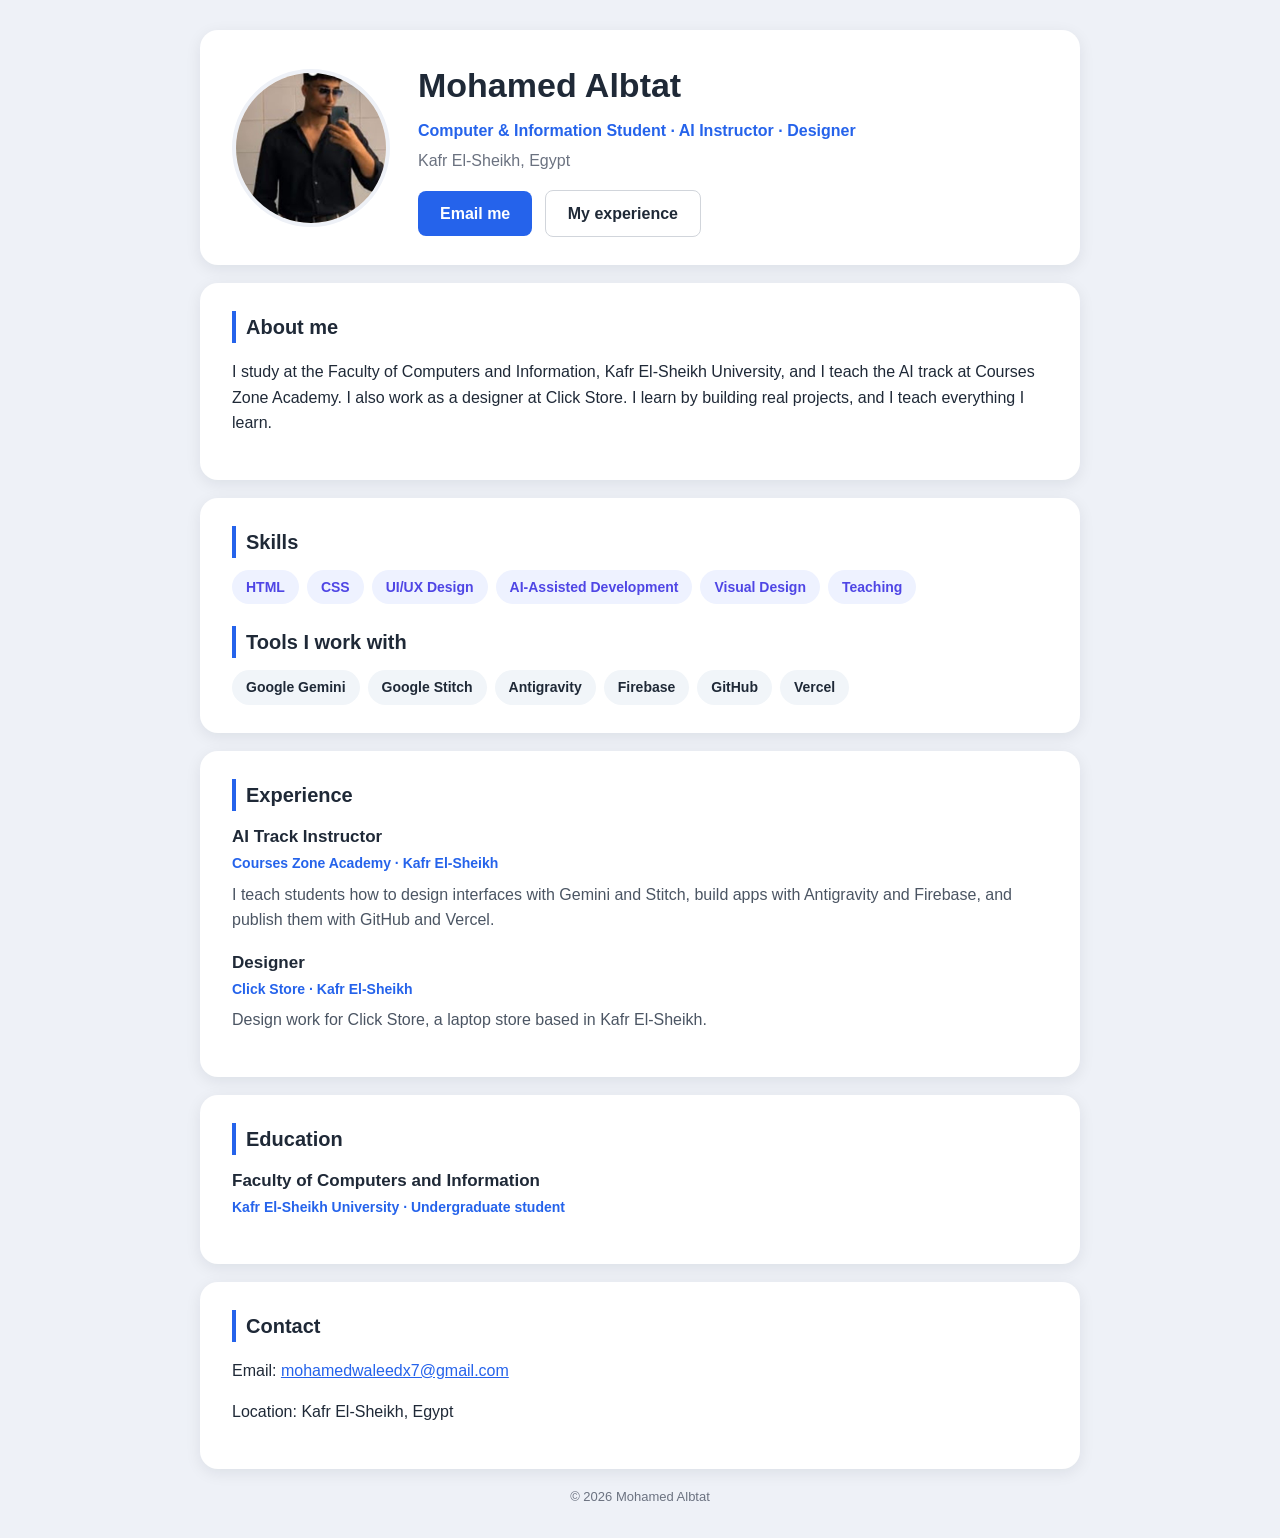
<file: index.html>
<!DOCTYPE html>
<html lang="en">
<head>
    <meta charset="UTF-8">
    <meta name="viewport" content="width=device-width, initial-scale=1.0">
    <title>Mohamed Albtat | Portfolio</title>
    <style>
body {
    font-family: 'Segoe UI', Tahoma, Arial, sans-serif;
    background-color: #eef1f7;
    color: #1f2937;
    margin: 0;
    line-height: 1.6;
}

.container {
    max-width: 880px;
    margin: 30px auto;
    padding: 0 16px;
}

.card {
    background-color: white;
    border-radius: 18px;
    box-shadow: 0 4px 16px rgba(15, 23, 42, 0.08);
    padding: 28px 32px;
    margin-bottom: 18px;
}

/* Profile card */
.profile {
    display: flex;
    align-items: center;
    gap: 28px;
}

.avatar {
    width: 150px;
    height: 150px;
    border-radius: 50%;
    object-fit: cover;
    border: 4px solid #eef1f7;
}

h1 {
    margin: 0 0 6px;
    font-size: 34px;
}

.role {
    color: #2563eb;
    font-weight: 600;
    margin: 0 0 4px;
}

.location {
    color: #6b7280;
    margin: 0 0 16px;
}

/* Buttons */
.btn {
    display: inline-block;
    padding: 10px 22px;
    border-radius: 8px;
    text-decoration: none;
    font-weight: 600;
    margin-right: 8px;
}

.primary {
    background-color: #2563eb;
    color: white;
}

.ghost {
    background-color: white;
    color: #1f2937;
    border: 1px solid #d1d5db;
}

/* Section titles */
h2 {
    font-size: 20px;
    margin: 0 0 12px;
    border-left: 4px solid #2563eb;
    padding-left: 10px;
}

h2:not(:first-child) {
    margin-top: 22px;
}

/* Skill chips */
.chips {
    list-style: none;
    display: flex;
    flex-wrap: wrap;
    gap: 8px;
    padding: 0;
    margin: 0;
}

.chips li {
    background-color: #eef2ff;
    color: #4f46e5;
    padding: 6px 14px;
    border-radius: 999px;
    font-size: 14px;
    font-weight: 600;
}

.tools li {
    background-color: #f1f5f9;
    color: #1f2937;
}

/* Jobs */
.job {
    margin-bottom: 16px;
}

.job h3 {
    margin: 0;
    font-size: 17px;
}

.job span {
    color: #2563eb;
    font-weight: 600;
    font-size: 14px;
}

.job p {
    color: #4b5563;
    margin: 6px 0 0;
}

/* Contact links */
.contact a {
    color: #2563eb;
}

footer {
    text-align: center;
    color: #6b7280;
    font-size: 13px;
    margin: 10px 0 30px;
}
    </style>
</head>
<body>

    <div class="container">

        <!-- Profile card -->
        <div class="card profile">
            <img src="profile.jpg" alt="Mohamed Albtat" class="avatar">
            <div>
                <h1>Mohamed Albtat</h1>
                <p class="role">Computer &amp; Information Student · AI Instructor · Designer</p>
                <p class="location">Kafr El-Sheikh, Egypt</p>
                <a href="mailto:mohamedwaleedx7@gmail.com" class="btn primary">Email me</a>
                <a href="#experience" class="btn ghost">My experience</a>
            </div>
        </div>

        <!-- About -->
        <div class="card">
            <h2>About me</h2>
            <p>I study at the Faculty of Computers and Information, Kafr El-Sheikh University, and I teach the AI track at Courses Zone Academy. I also work as a designer at Click Store. I learn by building real projects, and I teach everything I learn.</p>
        </div>

        <!-- Skills -->
        <div class="card">
            <h2>Skills</h2>
            <ul class="chips">
                <li>HTML</li>
                <li>CSS</li>
                <li>UI/UX Design</li>
                <li>AI-Assisted Development</li>
                <li>Visual Design</li>
                <li>Teaching</li>
            </ul>
            <h2>Tools I work with</h2>
            <ul class="chips tools">
                <li>Google Gemini</li>
                <li>Google Stitch</li>
                <li>Antigravity</li>
                <li>Firebase</li>
                <li>GitHub</li>
                <li>Vercel</li>
            </ul>
        </div>

        <!-- Experience -->
        <div class="card" id="experience">
            <h2>Experience</h2>
            <div class="job">
                <h3>AI Track Instructor</h3>
                <span>Courses Zone Academy · Kafr El-Sheikh</span>
                <p>I teach students how to design interfaces with Gemini and Stitch, build apps with Antigravity and Firebase, and publish them with GitHub and Vercel.</p>
            </div>
            <div class="job">
                <h3>Designer</h3>
                <span>Click Store · Kafr El-Sheikh</span>
                <p>Design work for Click Store, a laptop store based in Kafr El-Sheikh.</p>
            </div>
        </div>

        <!-- Education -->
        <div class="card">
            <h2>Education</h2>
            <div class="job">
                <h3>Faculty of Computers and Information</h3>
                <span>Kafr El-Sheikh University · Undergraduate student</span>
            </div>
        </div>

        <!-- Contact -->
        <div class="card contact">
            <h2>Contact</h2>
            <p>Email: <a href="mailto:mohamedwaleedx7@gmail.com">mohamedwaleedx7@gmail.com</a></p>
            <p>Location: Kafr El-Sheikh, Egypt</p>
        </div>

        <footer>© 2026 Mohamed Albtat</footer>

    </div>

</body>
</html>
</file>
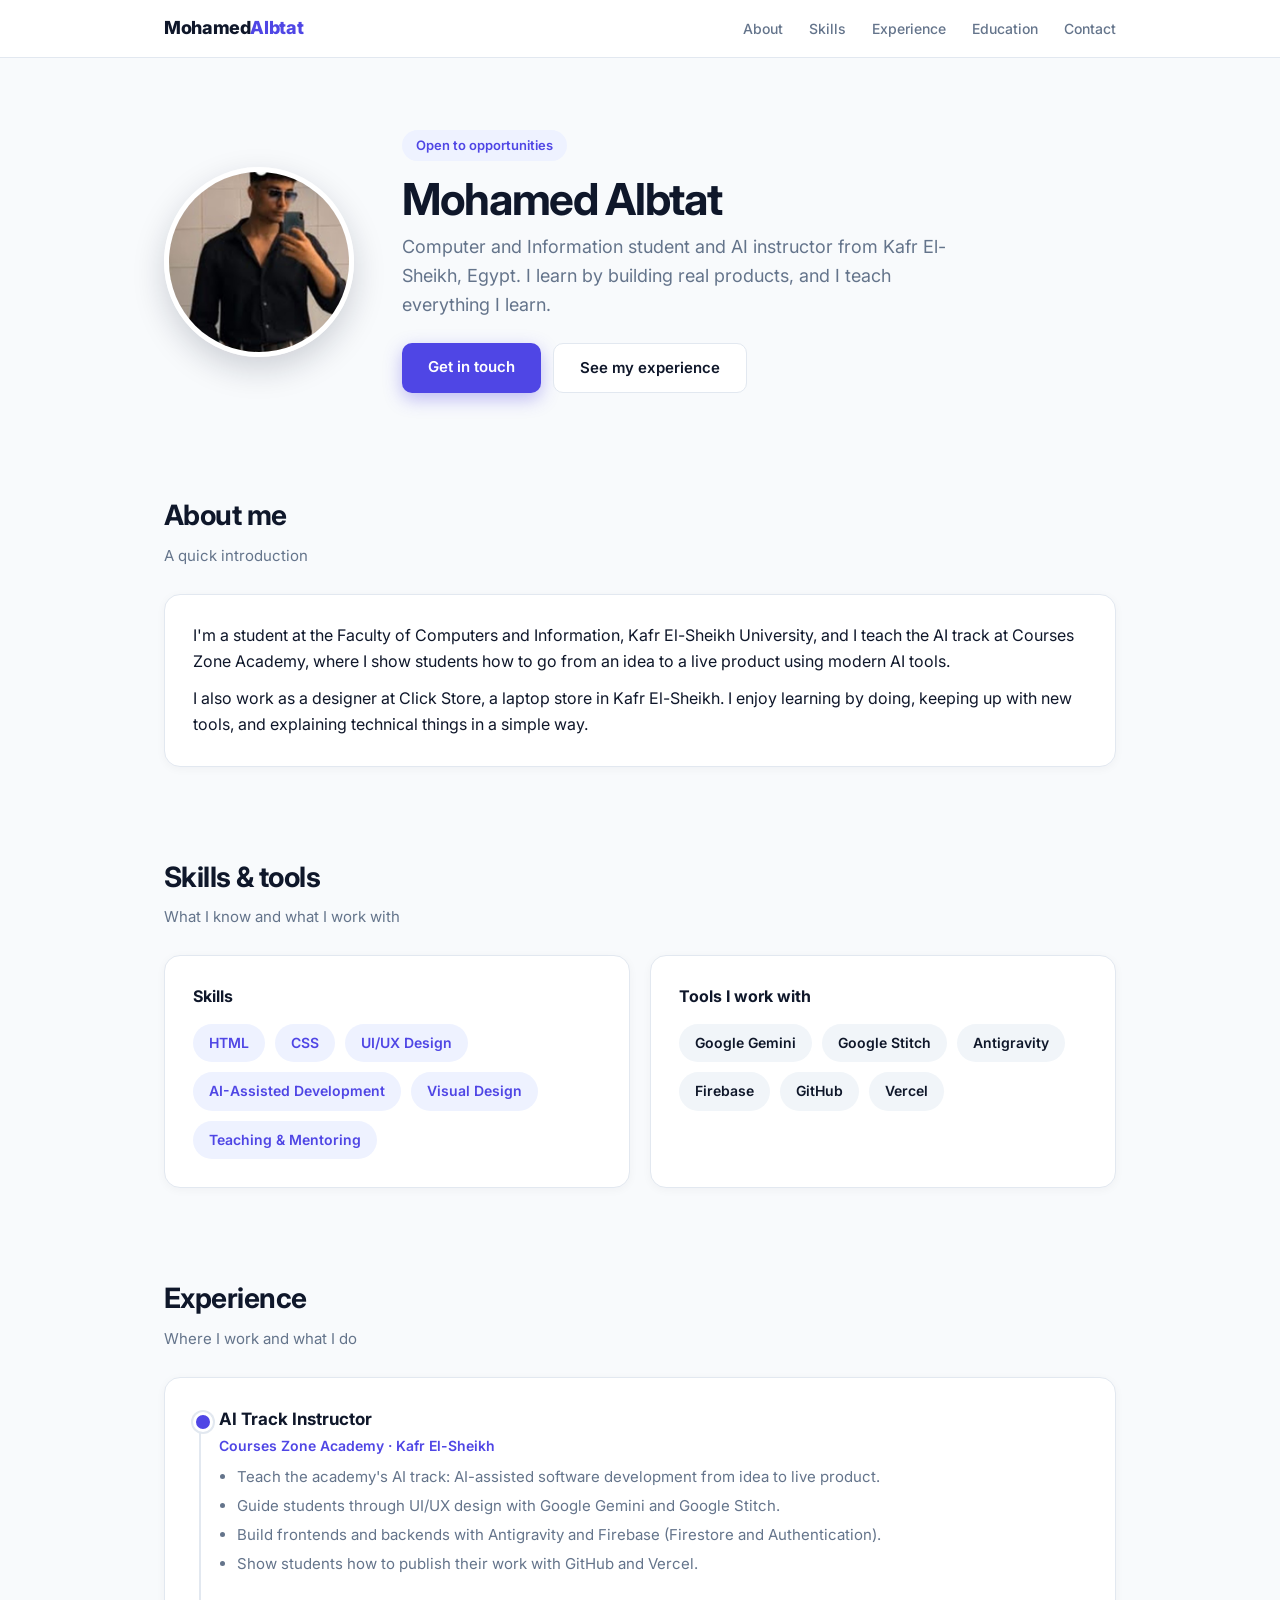
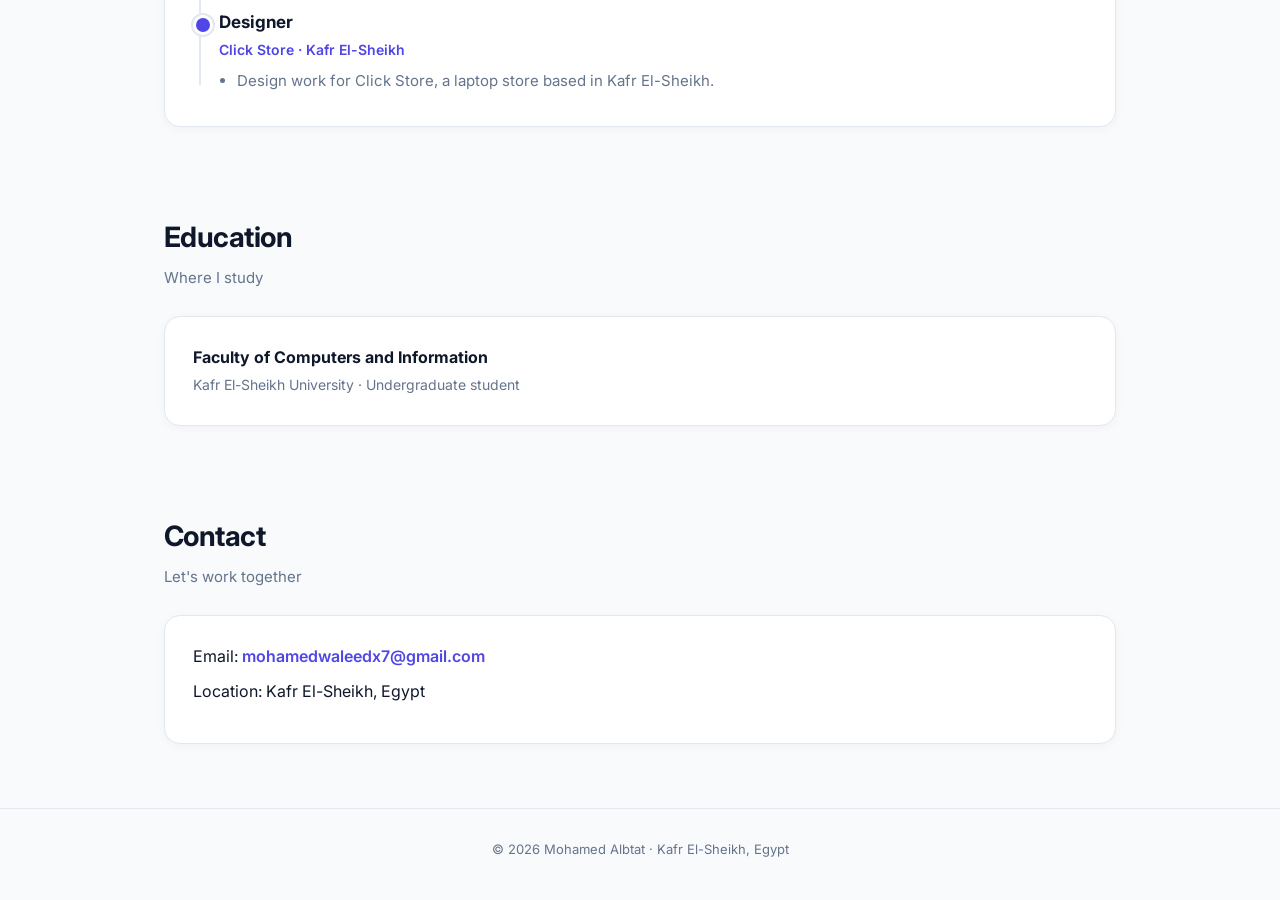
<file: 1-index.html>
<!DOCTYPE html>
<html lang="en">
<head>
<meta charset="UTF-8">
<meta name="viewport" content="width=device-width, initial-scale=1.0">
<title>Mohamed Albtat | Portfolio</title>
<meta name="description" content="Mohamed Albtat - Computer and Information student, AI instructor and designer from Kafr El-Sheikh, Egypt.">
<link rel="preconnect" href="https://fonts.googleapis.com">
<link rel="preconnect" href="https://fonts.gstatic.com" crossorigin>
<link href="https://fonts.googleapis.com/css2?family=Inter:wght@400;500;600;700;800&display=swap" rel="stylesheet">
<style>
  :root {
    --accent: #4f46e5;
    --accent-soft: #eef2ff;
    --ink: #0f172a;
    --muted: #64748b;
    --line: #e2e8f0;
    --card: #ffffff;
    --bg: #f8fafc;
  }
  * { box-sizing: border-box; }
  html { scroll-behavior: smooth; }
  body {
    margin: 0;
    font-family: 'Inter', 'Segoe UI', Tahoma, Arial, sans-serif;
    background: var(--bg);
    color: var(--ink);
    line-height: 1.6;
  }
  /* Nav */
  nav {
    position: sticky;
    top: 0;
    z-index: 10;
    background: rgba(255,255,255,0.9);
    backdrop-filter: blur(10px);
    border-bottom: 1px solid var(--line);
  }
  .nav-inner {
    max-width: 1000px;
    margin: 0 auto;
    padding: 14px 24px;
    display: flex;
    align-items: center;
    justify-content: space-between;
  }
  .brand { font-weight: 800; font-size: 18px; letter-spacing: -0.02em; }
  .brand span { color: var(--accent); }
  .nav-links a {
    color: var(--muted);
    text-decoration: none;
    font-size: 14px;
    font-weight: 500;
    margin-left: 22px;
  }
  .nav-links a:hover { color: var(--accent); }
  /* Hero */
  .hero {
    max-width: 1000px;
    margin: 0 auto;
    padding: 72px 24px 56px;
    display: flex;
    align-items: center;
    gap: 48px;
  }
  .hero img {
    width: 190px;
    height: 190px;
    border-radius: 50%;
    object-fit: cover;
    border: 5px solid #fff;
    box-shadow: 0 12px 32px rgba(15,23,42,0.18);
    flex-shrink: 0;
  }
  .eyebrow {
    display: inline-block;
    background: var(--accent-soft);
    color: var(--accent);
    font-size: 13px;
    font-weight: 600;
    padding: 5px 14px;
    border-radius: 999px;
    margin-bottom: 14px;
  }
  h1 {
    font-size: 44px;
    line-height: 1.1;
    letter-spacing: -0.03em;
    margin: 0 0 10px;
  }
  .tagline {
    font-size: 18px;
    color: var(--muted);
    max-width: 560px;
    margin: 0 0 24px;
  }
  .cta-row { display: flex; gap: 12px; flex-wrap: wrap; }
  .btn {
    display: inline-block;
    padding: 12px 26px;
    border-radius: 10px;
    font-size: 15px;
    font-weight: 600;
    text-decoration: none;
    transition: transform 0.15s ease, box-shadow 0.15s ease;
  }
  .btn:hover { transform: translateY(-2px); }
  .btn-primary { background: var(--accent); color: #fff; box-shadow: 0 6px 18px rgba(79,70,229,0.35); }
  .btn-ghost { background: #fff; color: var(--ink); border: 1px solid var(--line); }
  /* Sections */
  section {
    max-width: 1000px;
    margin: 0 auto;
    padding: 44px 24px;
  }
  h2 {
    font-size: 28px;
    letter-spacing: -0.02em;
    margin: 0 0 6px;
  }
  .section-sub { color: var(--muted); margin: 0 0 26px; font-size: 15px; }
  .card {
    background: var(--card);
    border: 1px solid var(--line);
    border-radius: 16px;
    padding: 28px;
    box-shadow: 0 2px 10px rgba(15,23,42,0.04);
  }
  .about p { margin: 0 0 12px; font-size: 16px; }
  .about p:last-child { margin-bottom: 0; }
  /* Skills */
  .chip-grid { display: flex; flex-wrap: wrap; gap: 10px; }
  .chip {
    background: var(--accent-soft);
    color: var(--accent);
    font-weight: 600;
    font-size: 14px;
    padding: 8px 16px;
    border-radius: 999px;
  }
  .chip.tool { background: #f1f5f9; color: var(--ink); }
  .skills-split { display: grid; grid-template-columns: 1fr 1fr; gap: 20px; }
  .skills-split h3 { margin: 0 0 14px; font-size: 16px; }
  /* Timeline */
  .timeline { position: relative; padding-left: 26px; }
  .timeline::before {
    content: '';
    position: absolute;
    left: 6px;
    top: 8px;
    bottom: 8px;
    width: 2px;
    background: var(--line);
  }
  .t-item { position: relative; padding-bottom: 28px; }
  .t-item:last-child { padding-bottom: 0; }
  .t-item::before {
    content: '';
    position: absolute;
    left: -26px;
    top: 6px;
    width: 14px;
    height: 14px;
    border-radius: 50%;
    background: var(--accent);
    border: 3px solid #fff;
    box-shadow: 0 0 0 2px var(--line);
  }
  .t-role { font-size: 17px; font-weight: 700; margin: 0; }
  .t-org { color: var(--accent); font-weight: 600; font-size: 14px; margin: 2px 0 8px; }
  .t-item ul { margin: 8px 0 0; padding-left: 18px; color: var(--muted); font-size: 15px; }
  .t-item li { margin-bottom: 5px; }
  /* Education + contact */
  .two-col { display: grid; grid-template-columns: 1fr 1fr; gap: 20px; }
  .edu-school { font-weight: 700; font-size: 16px; margin: 0 0 4px; }
  .edu-detail { color: var(--muted); font-size: 14px; margin: 0; }
  .contact-line { font-size: 16px; margin: 0 0 10px; }
  .contact-line a { color: var(--accent); text-decoration: none; font-weight: 600; }
  .contact-line a:hover { text-decoration: underline; }
  footer {
    text-align: center;
    color: var(--muted);
    font-size: 13px;
    padding: 30px 24px 40px;
    border-top: 1px solid var(--line);
    margin-top: 20px;
  }
  @media (max-width: 760px) {
    .hero { flex-direction: column; text-align: center; padding-top: 48px; }
    .cta-row { justify-content: center; }
    h1 { font-size: 34px; }
    .skills-split, .two-col { grid-template-columns: 1fr; }
    .nav-links { display: none; }
  }
</style>
</head>
<body>

<nav>
  <div class="nav-inner">
    <div class="brand">Mohamed<span>Albtat</span></div>
    <div class="nav-links">
      <a href="#about">About</a>
      <a href="#skills">Skills</a>
      <a href="#experience">Experience</a>
      <a href="#education">Education</a>
      <a href="#contact">Contact</a>
    </div>
  </div>
</nav>

<header class="hero">
  <img src="profile.jpg" alt="Mohamed Albtat">
  <div>
    <span class="eyebrow">Open to opportunities</span>
    <h1>Mohamed Albtat</h1>
    <p class="tagline">Computer and Information student and AI instructor from Kafr El-Sheikh, Egypt. I learn by building real products, and I teach everything I learn.</p>
    <div class="cta-row">
      <a class="btn btn-primary" href="mailto:mohamedwaleedx7@gmail.com">Get in touch</a>
      <a class="btn btn-ghost" href="#experience">See my experience</a>
    </div>
  </div>
</header>

<section id="about">
  <h2>About me</h2>
  <p class="section-sub">A quick introduction</p>
  <div class="card about">
    <p>I'm a student at the Faculty of Computers and Information, Kafr El-Sheikh University, and I teach the AI track at Courses Zone Academy, where I show students how to go from an idea to a live product using modern AI tools.</p>
    <p>I also work as a designer at Click Store, a laptop store in Kafr El-Sheikh. I enjoy learning by doing, keeping up with new tools, and explaining technical things in a simple way.</p>
  </div>
</section>

<section id="skills">
  <h2>Skills &amp; tools</h2>
  <p class="section-sub">What I know and what I work with</p>
  <div class="skills-split">
    <div class="card">
      <h3>Skills</h3>
      <div class="chip-grid">
        <span class="chip">HTML</span>
        <span class="chip">CSS</span>
        <span class="chip">UI/UX Design</span>
        <span class="chip">AI-Assisted Development</span>
        <span class="chip">Visual Design</span>
        <span class="chip">Teaching &amp; Mentoring</span>
      </div>
    </div>
    <div class="card">
      <h3>Tools I work with</h3>
      <div class="chip-grid">
        <span class="chip tool">Google Gemini</span>
        <span class="chip tool">Google Stitch</span>
        <span class="chip tool">Antigravity</span>
        <span class="chip tool">Firebase</span>
        <span class="chip tool">GitHub</span>
        <span class="chip tool">Vercel</span>
      </div>
    </div>
  </div>
</section>

<section id="experience">
  <h2>Experience</h2>
  <p class="section-sub">Where I work and what I do</p>
  <div class="card">
    <div class="timeline">
      <div class="t-item">
        <p class="t-role">AI Track Instructor</p>
        <p class="t-org">Courses Zone Academy · Kafr El-Sheikh</p>
        <ul>
          <li>Teach the academy's AI track: AI-assisted software development from idea to live product.</li>
          <li>Guide students through UI/UX design with Google Gemini and Google Stitch.</li>
          <li>Build frontends and backends with Antigravity and Firebase (Firestore and Authentication).</li>
          <li>Show students how to publish their work with GitHub and Vercel.</li>
        </ul>
      </div>
      <div class="t-item">
        <p class="t-role">Designer</p>
        <p class="t-org">Click Store · Kafr El-Sheikh</p>
        <ul>
          <li>Design work for Click Store, a laptop store based in Kafr El-Sheikh.</li>
        </ul>
      </div>
    </div>
  </div>
</section>

<section id="education">
  <h2>Education</h2>
  <p class="section-sub">Where I study</p>
  <div class="card">
    <p class="edu-school">Faculty of Computers and Information</p>
    <p class="edu-detail">Kafr El-Sheikh University · Undergraduate student</p>
  </div>
</section>

<section id="contact">
  <h2>Contact</h2>
  <p class="section-sub">Let's work together</p>
  <div class="card">
    <p class="contact-line">Email: <a href="mailto:mohamedwaleedx7@gmail.com">mohamedwaleedx7@gmail.com</a></p>
    <p class="contact-line">Location: Kafr El-Sheikh, Egypt</p>
  </div>
</section>

<footer>
  © 2026 Mohamed Albtat · Kafr El-Sheikh, Egypt
</footer>

</body>
</html>
</file>
